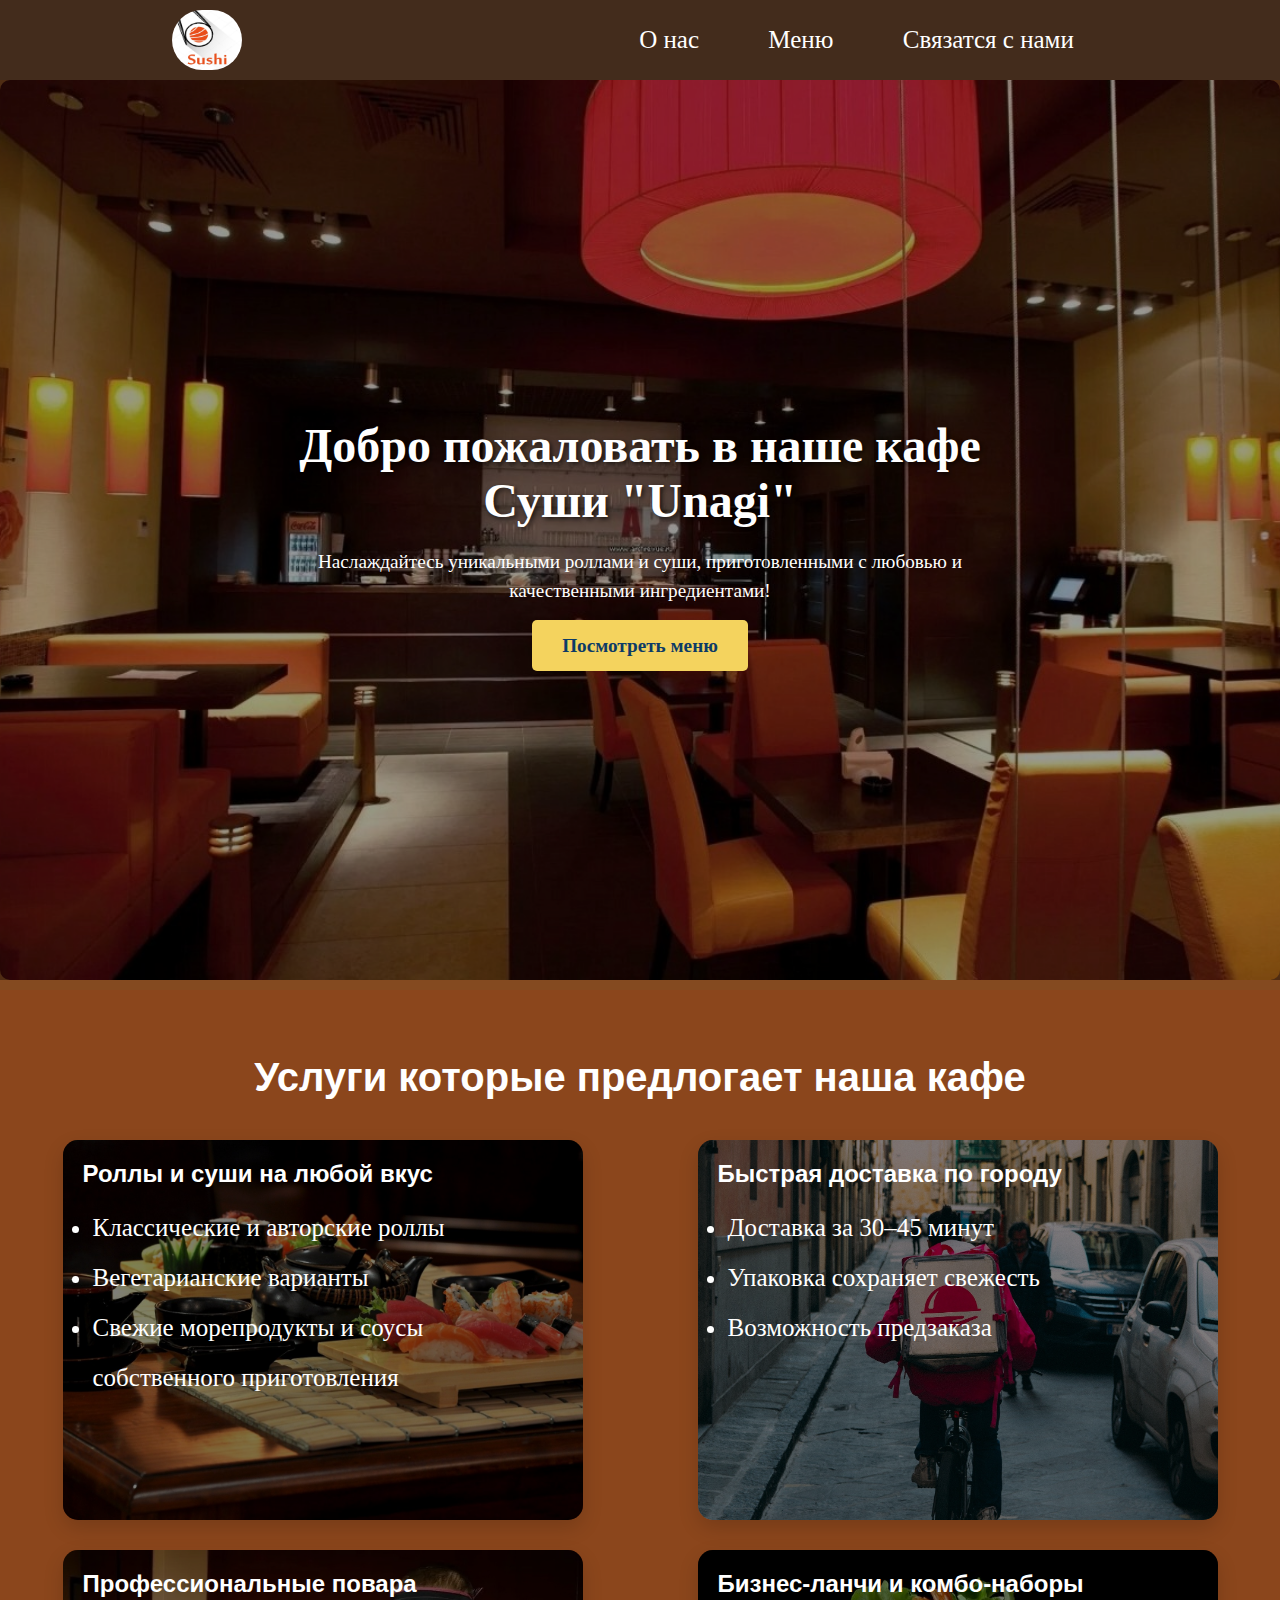
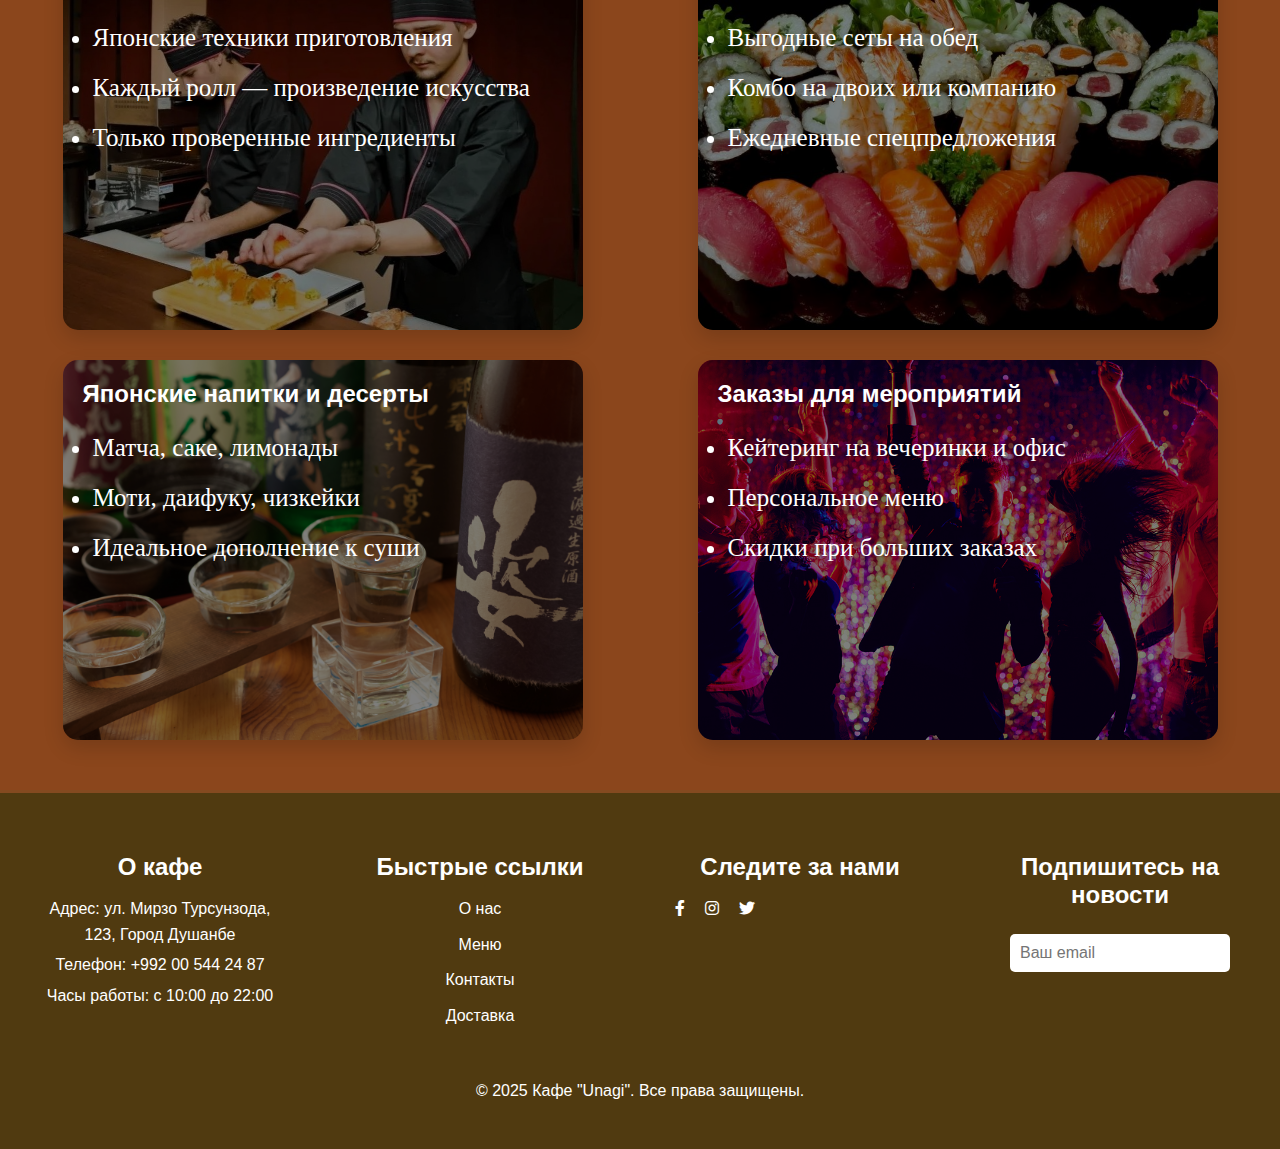
<file: index.html>
<!DOCTYPE html>
<html lang="en">
<head>
    <meta charset="UTF-8">
    <meta name="viewport" content="width=device-width, initial-scale=1.0">
    <link rel="stylesheet" href="./style.css">
    
        <link rel="stylesheet" href="https://cdnjs.cloudflare.com/ajax/libs/font-awesome/6.0.0-beta3/css/all.min.css">
    
    
    <title>Document</title>
</head>
<body>
    <nav>
        <img src="./logo2.jpg" alt="" class="logo">

        <ul class="navCatalog">
            <li class="liNav"><a href="./index.html">О нас</a></li>
            <li class="liNav"><a href="./secondPage.html">Меню</a></li>
            <li class="liNav">Связатся с нами</li>



        </ul>
    </nav>
    <section class="hero">
        <div class="hero-content">
            <h1>Добро пожаловать в наше кафе Суши "Unagi"</h1>
            <p>Наслаждайтесь уникальными роллами и суши, приготовленными с любовью и качественными ингредиентами!</p>
            <a href="./secondPage.html" class="cta-btn">Посмотреть меню</a>
        </div>
    </section>



    <section class="AboutCafe">
<h1 style="text-align: center;">Услуги которые предлогает наша кафе</h1>
<div class="articleAboutUS">
<article class="rollAndSushi">
    <h1>Роллы и суши на любой вкус</h1>
<ul>
    <li>Классические и авторские роллы</li>
    <li>Вегетарианские варианты</li>
    <li>Свежие морепродукты и соусы собственного приготовления</li>
</ul>
</article>
<article class="dostavka">
    <h1> Быстрая доставка по городу</h1>
    <ul>
        <li>Доставка за 30–45 минут</li>
        <li>Упаковка сохраняет свежесть</li>
        <li>Возможность предзаказа</li>
    </ul>
    
</article>
<article class="shefpovar">
  <h1>Профессиональные повара</h1>
  <ul>
    <li>Японские техники приготовления</li>
    <li>Каждый ролл — произведение искусства</li>
    <li>Только проверенные ингредиенты</li>
</ul>
    
</article>

<article class="combo">
  <h1>Бизнес-ланчи и комбо-наборы</h1>
  <ul>
    <li>Выгодные сеты на обед</li>
    <li>Комбо на двоих или компанию</li>
    <li>Ежедневные спецпредложения</li>
</ul>
      
  </article>
  <article class="drinks">
    <h1> Японские напитки и десерты</h1>
    <ul>
        <li>Матча, саке, лимонады</li>
        <li>Моти, даифуку, чизкейки</li>
        <li>Идеальное дополнение к суши</li>
    </ul>

    </article>
    <article class="party">

      <h1>Заказы для мероприятий</h1>
      <ul>
        <li>Кейтеринг на вечеринки и офис</li>
        <li>Персональное меню</li>
        <li>Скидки при больших заказах</li>
    </ul>
      
        </article>
    </div>
    </section>
    <footer class="footer">
        <div class="footer-container">
            <!-- Информация о кафе -->
            <div class="footer-info">
                <h2>О кафе</h2>
                <p>Адрес: ул. Мирзо Турсунзода, 123, Город Душанбе</p>
                <p>Телефон: +992 00 544 24 87</p>
                <p>Часы работы: с 10:00 до 22:00</p>
            </div>
    
            <!-- Быстрые ссылки -->
            <div class="footer-links">
                <h2>Быстрые ссылки</h2>
                <ul>
                    <li><a href="#">О нас</a></li>
                    <li><a href="#">Меню</a></li>
                    <li><a href="#">Контакты</a></li>
                    <li><a href="#">Доставка</a></li>
                </ul>
            </div>
    
            <!-- Социальные сети -->
            <div class="footer-social">
                <h2>Следите за нами</h2>
                <div class="social-icons">
                    <a href="#" class="social-icon"><i class="fab fa-facebook-f"></i></a>
                    <a href="https://www.instagram.com/unagi_tj?utm_source=ig_web_button_share_sheet&igsh=ZDNlZDc0MzIxNw==" class="social-icon"><i class="fab fa-instagram"></i></a>
                    <a href="#" class="social-icon"><i class="fab fa-twitter"></i></a>
                </div>
            </div>
    
            <!-- Форма подписки -->
            <div class="footer-subscription">
                <h2>Подпишитесь на новости</h2>
             
                    <input class="inpp" type="email" placeholder="Ваш email" required>
                    <!-- <button type="submit">Подписаться</button> -->
               
            </div>
        </div>
    
        <!-- Копирайт -->
        <div class="footer-bottom">
            <p>&copy; 2025 Кафе "Unagi". Все права защищены.</p>
        </div>
    </footer>
    
</body>
</html>
</file>
<file: style.css>
*{
    margin: 0;
}
.logo{
    width: 70px;
    height: 60px;
 border-radius: 70px;

}
body{
    background-color:rgb(132, 74, 32);
    color: white;
}
.navCatalog{
    list-style: none;

    display: flex;
    justify-content: space-around;
    width: 40%;
    font-size: 25px;

}
nav{
    display: flex;
    justify-content: space-around;
    align-items: center;
    background-color: rgb(67, 44, 28);
    padding: 10px;
    color: white;
    /* border-radius: 20px; */
}
.liNav:hover{
    transform: scale(1.03);
    transition-property: all;
    transition-duration: 0.3s;
}

.hero {
    background-image: url('./kafe.jpg'); 
    background-size: cover;
    background-position: center;
    height: 100vh; 
    display: flex;
    justify-content: center;
    align-items: center;
    text-align: center;
    /* color: white; */
    position: relative;
    /* margin-top: 2px; */
    border-radius: 10px;
}

.hero::before {
    content: '';
    position: absolute;
    top: 0;
    left: 0;
    right: 0;
    bottom: 0;
    background: rgba(0, 0, 0, 0.4);
    /* border-radius: 50px/; */
}


.hero-content {
    position: relative;
    max-width: 700px; 
    z-index: 1;
    padding: 20px;
    border-radius: 10px;
}


.hero h1 {
    font-size: 3rem;
    font-weight: bold;
    margin-bottom: 20px;
    text-shadow: 2px 2px 5px rgba(0, 0, 0, 0.7);
    color: white;
}


.hero p {
    font-size: 1.2rem;
    margin-bottom: 30px;
    line-height: 1.5;
    color: white;
}


.cta-btn {
    padding: 15px 30px;
    background-color: #f4d35e; 
    color: #0d3b66; 
    font-size: 1.2rem;
    text-decoration: none;
    border-radius: 5px;
    font-weight: bold;
    transition: background-color 0.3s ease;
}


.cta-btn:hover {
    background-color: #0d3b66;
    color: #f4d35e;
}
.AboutCafe{
    background-color: rgb(139, 70, 28);
    color: white;
    margin-top: 10px;
}.AboutCafe {
    padding: 50px 0;
    background-color: rgb(139, 70, 28);
}


.AboutCafe > h1 {
    font-size: 2.5rem;
    text-align: center;
    margin-bottom: 40px;
    color: white;
    font-family: 'Segoe UI', sans-serif;
}

.articleAboutUS {
    display: flex;
    flex-wrap: wrap;
    justify-content: space-around;
    gap: 30px;
    padding: 0 20px;
}

.articleAboutUS article {
    width: 520px;
    height: 380px;
    background-size: cover;
    background-position: center;
    position: relative;
    border-radius: 15px;
    overflow: hidden;
    box-shadow: 0 8px 20px rgba(0, 0, 0, 0.15);
    transition: transform 0.3s ease, box-shadow 0.3s ease;
}

.articleAboutUS article:hover {
    transform: translateY(-10px);
    box-shadow: 0 12px 24px rgba(0, 0, 0, 0.25);
}

/* Полупрозрачный слой поверх изображения */
.articleAboutUS article::before {
    content: "";
    position: absolute;
    inset: 0;
    background: rgba(0, 0, 0, 0.5);
    z-index: 0;
}

/* Содержание внутри карточки */
.articleAboutUS article h1,
.articleAboutUS article ul {
    position: relative;
    z-index: 1;
    color: white;
    text-align: left;
    padding: 0 20px;
}

.articleAboutUS article h1 {
    font-size: 1.5rem;
    margin-top: 20px;
    margin-bottom: 15px;
    font-weight: bold;
    font-family: 'Segoe UI', sans-serif;
}

.articleAboutUS article ul {
    list-style-type: disc;
    padding-left: 30px;
    font-size: 25px;
    line-height: 50px;
}

/* Индивидуальные фоны */
.rollAndSushi {
    background-image: url('./sushi004.jpg');
}

.dostavka {
    background-image: url('./dostavka.jpg');
}

.shefpovar {
    background-image: url('./sushiShef.jpg');
}

.combo {
    background-image: url('./kombo.jpg');
}

.drinks {
    background-image: url('./drinks.jpg');
}

.party {
    background-image: url('./party.jpg');
}


.footer {
    background-color: #503a10;
    color: white;
    padding: 40px 0;
    font-family: 'Segoe UI', sans-serif;
    text-align: center;
    margin-top: 3px;
}

.footer-container {
    display: flex;
    justify-content: space-around;
    flex-wrap: wrap;
    gap: 40px;
    padding: 0 20px;
}

.footer-info,
.footer-links,
.footer-social,
.footer-subscription {
    width: 250px;
}

.footer h2 {
    font-size: 1.5rem;
    margin-bottom: 15px;
    font-weight: bold;
}

.footer p,
.footer a {
    font-size: 1rem;
    color: white;
    line-height: 1.6;
    text-decoration: none;
}

.footer a:hover {
    color: #f4d35e;
}

.footer-links ul {
    list-style: none;
    padding: 0;
}

.footer-links ul li {
    margin-bottom: 10px;
}

.social-icons {
    display: flex;
    gap: 20px;
}

.social-icon img {
    width: 30px;
    height: 30px;
    transition: transform 0.3s ease;
}

.social-icon img:hover {
    transform: scale(1.1);
}

.footer-subscription form {
    display: flex;
    gap: 10px;
}

.footer-subscription input {
    padding: 10px;
    font-size: 1rem;
    border: none;
    border-radius: 5px;
    width: 200px;
}
.inpp{
  padding: 1px;
  
}

.footer-subscription button {
    padding: 10px 20px;
    background-color: #f4d35e;
    /* color: #0d3b66; */
    font-size: 1rem;
    border: none;
    border-radius: 5px;
    cursor: pointer;
}

.footer-subscription button:hover {
    background-color: #f1a208;
}

.footer-bottom {
    margin-top: 40px;
    font-size: 1rem;
    color: #bbb;
}
footer{
    background-color: #f1a208;
}
a{
    text-decoration: none;
    color: white;
}


/* .conteiner{
    border: 2px solid white;
} */
 /* Основной контейнер */
.box {
    display: flex;
    flex-wrap: wrap;
    justify-content: space-around;
    gap: 30px;
    padding: 20px;
    margin-top: 40px;
}

/* Контейнер для каждого продукта */
.conteiner {
    background-color: #fff;
    border-radius: 12px;
    box-shadow: 0 4px 15px rgba(0, 0, 0, 0.1);
    padding: 20px;
    width: 250px;
    transition: transform 0.3s ease, box-shadow 0.3s ease;
    position: relative;
    text-align: center;
    overflow: hidden;
}

/* Эффект при наведении на контейнер продукта */
.conteiner:hover {
    transform: translateY(-10px);
    box-shadow: 0 6px 20px rgba(0, 0, 0, 0.15);
}

/* Изображение продукта */
.avatar {
    width: 100%;
    height: 200px;
    object-fit: cover;
    border-radius: 8px;
}

/* Название продукта */
h1 {
    font-size: 22px;
    font-weight: 600;
    margin-top: 15px;
    color: #333;
    
}

/* Состав продукта */
p {
    font-size: 16px;
    color: #777;
    margin: 5px 0;
}

/* Цена продукта */
.price {
    font-size: 18px;
    color: #f4a300;
    font-weight: bold;
    margin: 10px 0;
}

/* Контейнер для кнопок */
.divForButton {
    display: flex;
    justify-content: space-between;
    margin-top: 15px;
}

/* Кнопка для удаления */
.deletBtn,
.editBtn {
    background-color: transparent;
    border: none;
    padding: 8px;
    cursor: pointer;
    font-size: 18px;
    color: #e74c3c;
    transition: color 0.3s ease;
}

.deletBtn:hover {
    color: #c0392b;
}

/* Кнопка для редактирования */
.editBtn {
    color: #f39c12;
}

.editBtn:hover {
    color: #e67e22;
}

.selectSearch{
    display: flex;
    justify-content: space-around;
}
.selectSearch input{
    padding: 10px 20px;
}
.selectSearch select{
    padding: 10px 20px;
}
/* Основные стили */
/* body {
    font-family: Arial, sans-serif;
    margin: 0;
    padding: 0;
    background-color: #685b2e;
} */

h2 {
    text-align: center;
    margin: 20px 0;
    /* color: #333; */
}

form {
    width: 80%;
    max-width: 600px;
    margin: 0 auto;
    background-color: white;
    padding: 20px;
    border-radius: 10px;
    box-shadow: 0 0 10px rgba(0, 0, 0, 0.1);
}
form input{
    width: 98%;
}
form textarea{
    width: 100%;
}
form select{
    width: 98%;
}


input, textarea, select {
    /* width: 100%; */
    padding: 10px;
    margin: 10px 0;
    border: 1px solid #ddd;
    border-radius: 5px;
    font-size: 16px;
}

button {
    width: 100%;
    padding: 10px;
    background-color: #28a745;
    color: white;
    border: none;
    border-radius: 5px;
    font-size: 16px;
    cursor: pointer;
}

button:hover {
    background-color: #218838;
}

/* Стиль для раздела контактов */
.contact-info p {
    font-size: 16px;
    color: #333;
}

/* Стиль для отзывов */
.rating select, .rating textarea {
    width: 100%;
}

.rating button {
    background-color: #007bff;
}

.rating button:hover {
    background-color: #0056b3;
}




/* Основной стиль для диалогового окна */
.dialogForEdit{
    margin: auto;
    border-radius: 10px;
}
.addNewProduct{
    width: 90px;
    height: 6vh;
    color: black;
    background-color: white ;
    padding: -9000px;
}
.dialogForAdd{
    margin: auto;
}
</file>
